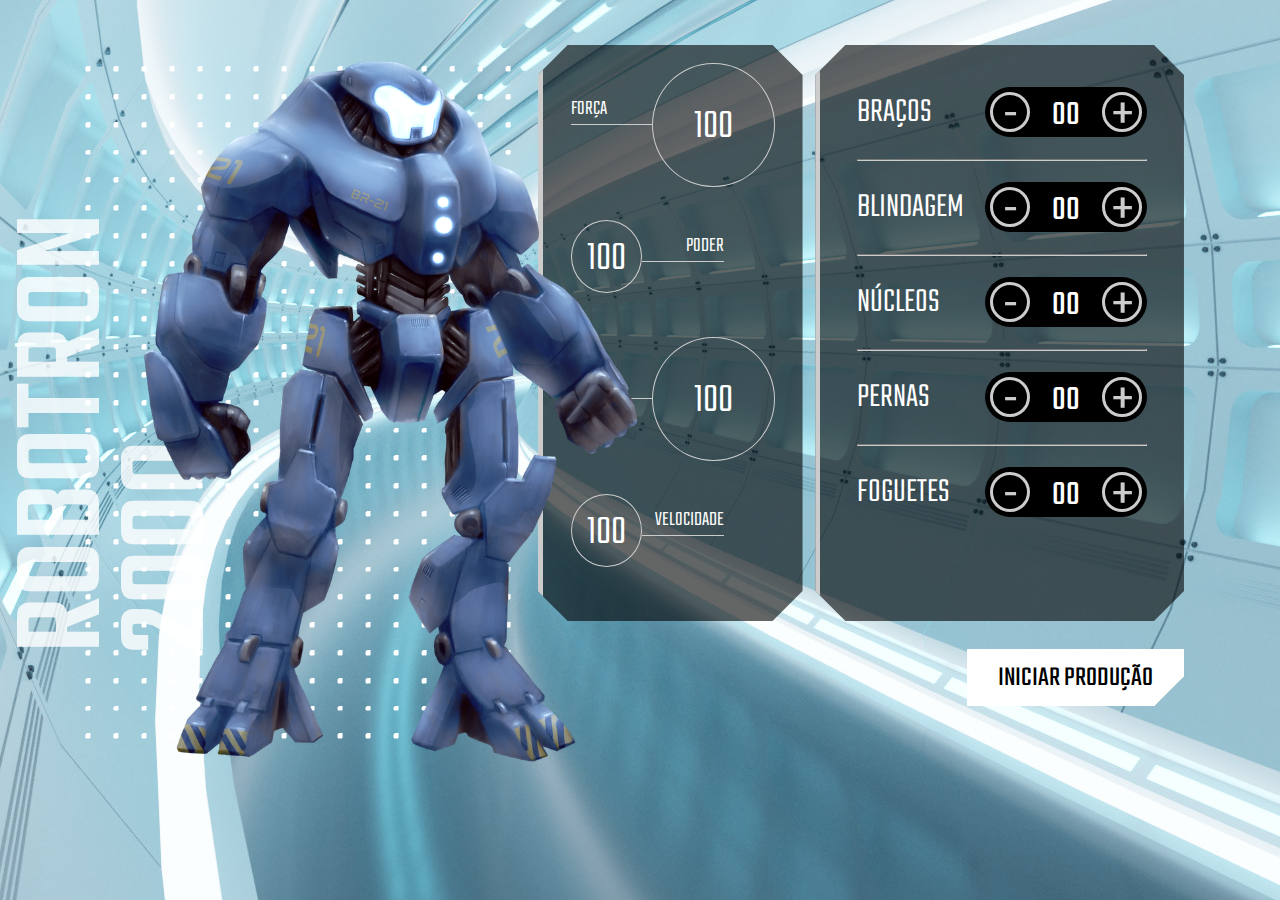
<file: -robotron-2000-/index.html>
<!DOCTYPE html>
<html lang="en">
<head>
    <meta charset="UTF-8">
    <meta http-equiv="X-UA-Compatible" content="IE=edge">
    <meta name="viewport" content="width=device-width, initial-scale=1.0">
    <link rel="shortcut icon" type="image/jpg" href="img/favicon.ico"/>
    <title>Robotron 2000</title>

    <link rel="stylesheet" href="css/style.css">
    <link rel="preconnect" href="https://fonts.googleapis.com">
    <link rel="preconnect" href="https://fonts.gstatic.com" crossorigin>
    <link href="https://fonts.googleapis.com/css2?family=Teko:wght@300;500&display=swap" rel="stylesheet"> 
</head>
<body>
    <main>
        <section class="robotron">
            <img class="robo" src="img/robotron.png" alt="Robotron">
            <figcaption class="titulo">ROBOTRON <br>2000</figcaption>
        </section>

        <section class="box estatisticas">
            <div class="estatistica">
                <p class="estatistica-titulo">Força</p>
                <div class="estatistica-valor">
                    <p class="estatistica-numero" data-estatistica="forca">100</p>
                </div>
            </div>
            <div class="estatistica">
                <p class="estatistica-titulo">Poder</p>
                <div class="estatistica-valor">
                    <p class="estatistica-numero" data-estatistica="poder">100</p>
                </div>
            </div>
            <div class="estatistica">
                <p class="estatistica-titulo">Energia</p>
                <div class="estatistica-valor">
                    <p class="estatistica-numero" data-estatistica="energia">100</p>
                </div>
            </div>
            <div class="estatistica">
                <p class="estatistica-titulo">Velocidade</p>
                <div class="estatistica-valor">
                    <p class="estatistica-numero" data-estatistica="velocidade">100</p>
                </div>
            </div>
        </section>

        <section class="equipamentos">
            <form action="" class="montador">
                <div class="box montador-conteudo">
                    <div class="peca">
                        <label for="" class="peca-titulo">Braços</label>
                        <div class="controle">
                            <buttom class="controle-ajuste" data-controle="-" data-peca="bracos">-</buttom>
                            <input type="text" class="controle-contador" value="00" data-contador>
                            <buttom class="controle-ajuste" data-controle="+" data-peca="bracos">+</buttom>
                        </div>
                    </div>
                    <hr class="linha">
                    <div class="peca">
                        <label for="" class="peca-titulo">Blindagem</label>
                        <div class="controle">
                            <buttom class="controle-ajuste" data-controle="-" data-peca="blindagem">-</buttom>
                            <input type="text" class="controle-contador" value="00" data-contador>
                            <buttom class="controle-ajuste" data-controle="+" data-peca="blindagem">+</buttom>
                        </div>
                    </div>
                    <hr class="linha">
                    <div class="peca">
                        <label for="" class="peca-titulo">Núcleos</label>
                        <div class="controle">
                            <buttom class="controle-ajuste" data-controle="-" data-peca="nucleos">-</buttom>
                            <input type="text" class="controle-contador" value="00" data-contador>
                            <buttom class="controle-ajuste" data-controle="+" data-peca="nucleos">+</buttom>
                        </div>
                    </div>
                    <hr class="linha">
                    <div class="peca">
                        <label for="" class="peca-titulo">Pernas</label>
                        <div class="controle">
                            <buttom class="controle-ajuste" data-controle="-" data-peca="pernas">-</buttom>
                            <input type="text" class="controle-contador" value="00" data-contador>
                            <buttom class="controle-ajuste" data-controle="+" data-peca="pernas">+</buttom>
                        </div>
                    </div>
                    <hr class="linha">
                    <div class="peca">
                        <label for="" class="peca-titulo">Foguetes</label>
                        <div class="controle">
                            <buttom class="controle-ajuste" data-controle="-" data-peca="foguetes">-</buttom>
                            <input type="text" class="controle-contador" value="00" data-contador>
                            <buttom class="controle-ajuste" data-controle="+" data-peca="foguetes">+</buttom>
                        </div>
                    </div>
                </div>
                <input type="submit" value="Iniciar produção" class="producao" id="producao">
            </form>
        </section>
    </main>

    <script src="js/main.js"></script>
</body>
</html>
</file>
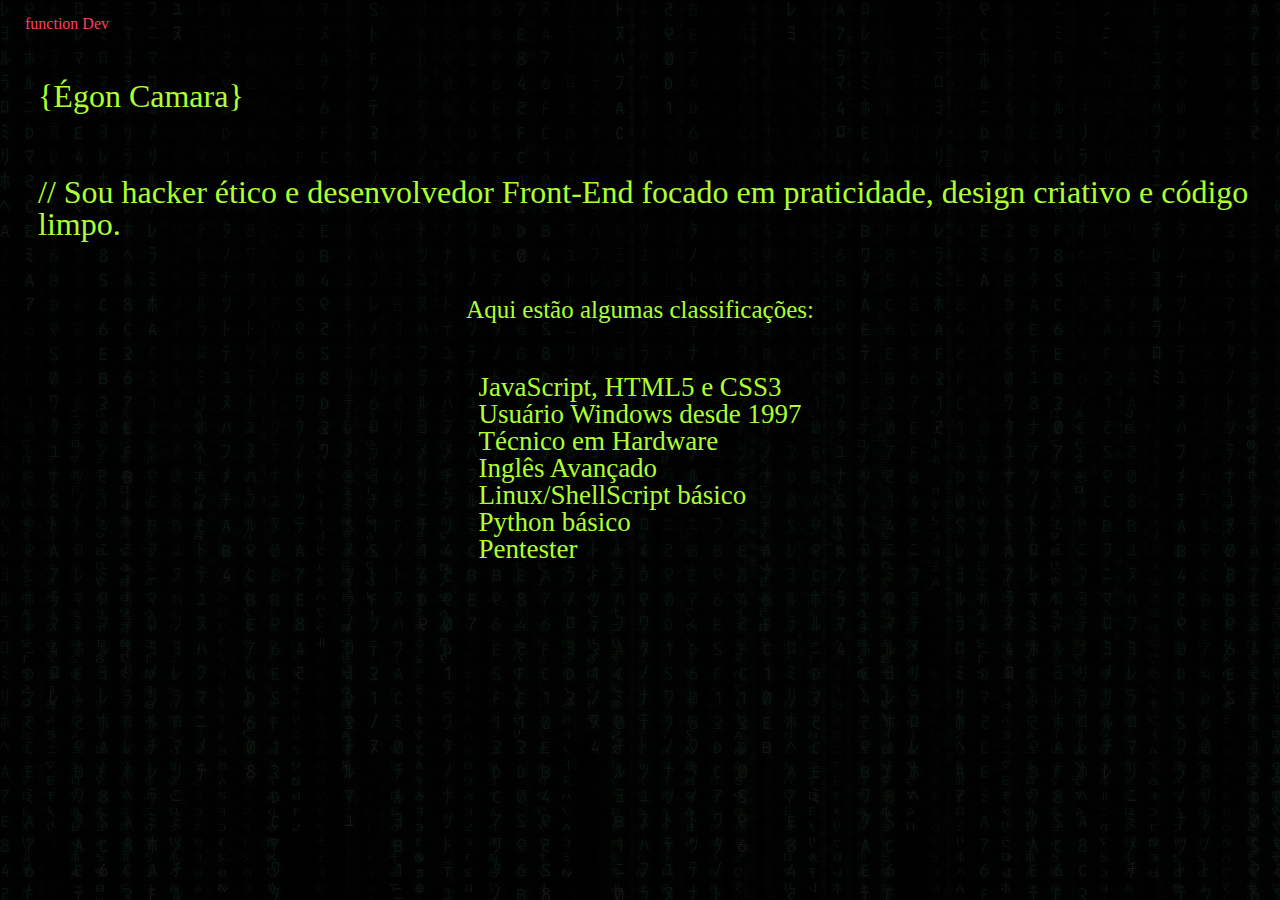
<file: porifólio Égon/indexegn.html>
<!DOCTYPE html>
<html lang="pt-br"></html>

<head> 
<meta charset="UTF-8">
<link rel="stylesheet" href="reset.css">
<link rel="stylesheet" href="style.css">
<title>HIRE ME</title>
</head>

<body>
    
    <header>
        <div class="cima">
        <h1 class="header0">function Dev</h1><h1 class="header1">{Égon Camara}</h1>
        <h1 class="header2">// Sou hacker ético e desenvolvedor Front-End focado em praticidade, design criativo e código limpo.</h1>
        </div>    
    </header>

    <main>
        <h2 class="main0">Aqui estão algumas classificações:</h2>
        <div class="listaMain">
            <ul>
                <li id="listaMain1">JavaScript, HTML5 e CSS3</li> 
                <li id="listaMain1">Usuário Windows desde 1997</li>
                <li id="listaMain1">Técnico em Hardware</li>
                <li id="listaMain1">Inglês Avançado</li>
                <li id="listaMain1">Linux/ShellScript básico</li>
                <li id="listaMain1">Python básico</li>
                <li id="listaMain1">Pentester</li>
            </ul>
        </div>
    </main>

  
     
  
   
</body>
</file>
<file: -robotron-2000-/css/style.css>
:root {
    --main-cinza: #CCCCCC;
    --main-branco: #FFFFFF;
    --main-preto: #000000;
}

* {
    box-sizing: border-box;
}

body {
    background: url(../img/fundo.jpg);
    background-position: center center;
    background-size: cover cover;
    padding: 0;
    margin: 0;
    font-weight: 300;
}

body, input {
    font-family: 'Teko', sans-serif;
}

main {
    width: 80vw;
    height: 80vh;
    margin: 10vh 8vw 10vh 12vw;
    display: flex;
    gap: 1vw;
}

.robotron {
    background: url(../img/estrutura.png) no-repeat;
    background-position: center center;
    margin: 0;
    flex-basis: 40%;
    position: relative;
}

.robo {
    height: 110%;
    z-index: 1;
    position: absolute;
    left: -20%;
    top: -5%;
}

.titulo {
    transform: rotate(180deg);
    font-weight: 500;
    font-size: 130px;
    position: absolute;
    bottom: 7rem;
    left: -3rem;
    line-height: 0.8;
    writing-mode: vertical-rl;
    text-orientation: mixed;
    color: rgba(255,255,255,0.8)
}

.box {
    background: rgba(0,0,0,0.6);
    clip-path: polygon(calc(100% - 30px) 0, 100% 30px, 100% calc(100% - 30px), calc(100% - 30px) 100%, 30px 100%, 0 calc(100% - 30px), 0 30px, 30px 0);
    border-left: 5px solid var(--main-cinza);
    height: 80%;
}

/****************************** Equipamentos *****/

.equipamentos {
    flex-basis: 32%;
}

.montador {
    height: 100%;;
}

.montador-conteudo {
    padding: 2em 10%;
}

.peca {
    padding: 1em 0;
}

.peca-titulo {
    color: var(--main-branco);
    text-transform: uppercase;
    font-size: 2.5em;
}

.controle {
    background: var(--main-preto);
    border-radius: 25px;
    float: right;
    display: inline-flex;
    padding: 5px;
    align-items: center;
    align-self: flex-end;
}

.controle-contador {
    width: 40px;
    height: 35px;
    background: none;
    border: 0;
    margin: 0 1rem;
    color: var(--main-branco);
    text-align: center;
    font-size: 2.5em;
    display: inline-flex;
    align-items: center;
    padding-top: 8px;
}

.controle-ajuste {
    display: inline-block;
    width: 40px;
    height: 40px;
    line-height: 44px;
    border-radius: 50%;
    color: var(--main-cinza);
    font-size: 4em;
    background: var(--main-preto);
    text-align: center;
    border: 3px solid var(--main-cinza);
    cursor: pointer;
}

.linha {
    border-color: var(--main-cinza);
}

.producao {
    margin-top: 1em;
    font-size: 2em;
    text-transform: uppercase;
    padding: 0.2em 1em;
    float: right;
    border: 3px solid var(--main-branco);
    background: var(--main-branco);
    clip-path: polygon(100% 0, 100% calc(100% - 30px), calc(100% - 30px) 100%, 0 100%, 0 0);
    cursor: pointer;
}

.producao:hover {
    background: var(--main-preto);
    color: var(--main-branco)
}



/****************************** Estatísticas *****/
.estatisticas {
    flex-basis: 23%;
    padding: 2em 2em 0;
}

.estatistica {
    color: var(--main-branco);
    display: flex;
    align-items: flex-start;
    height: 25%;
}

.estatistica-titulo {
    font-size: 1.5em;
    border-bottom: 1px solid var(--main-cinza);
    flex-basis: 40%;
    text-transform: uppercase;
    order: 1
}

.estatistica-valor {
    flex-basis: 60%;
    position: relative;
    margin: 10px 0 0;
    order: 2;
    margin: -10px 0 0;
}

.estatistica-valor::after {
    content: "";
    display: block;
    padding-bottom: 100%;
    border: 1px solid var(--main-cinza);
    border-radius: 50%;
}

.estatistica-numero {
    position: absolute;
    top: 50%;
    transform: translateY(-46%);
    width: 100%;
    line-height: 100%;
    text-align: center;
    font-size: 3em;
    margin: 0;
}

.estatistica:nth-child(2n) .estatistica-titulo {
    order: 2;
    text-align: right;
}

.estatistica:nth-child(2n) .estatistica-valor {
    order: 1;
    flex-basis: 35%;
    margin: 10px 0 0;
}

@media screen and (max-width: 1600px) {
    body { 
        font-size: 14px;
    }
    main {
        width: 90vw;
        height: 80vh;
        margin: 5vh auto;
    }
}

@media screen and (max-width: 1200px) {
    body { 
        font-size: 13px;
    }

    main {
        width: 96vw;
        height: 80vh;
        margin: 10vh auto;
    }
}
</file>
<file: porifólio Égon/style.css>
.cima {
    display: block;
}

.header0 {
    color: greenyellow;
    font-size: 1em;
    padding: 1em 1em;
}

.header1 {
    color: greenyellow;
    font-size: 2em;
    padding: 1em 1em;
}

.header2 {
    color: greenyellow;
    font-size: 2em;
    padding: 1em 1em;
}

.main0 {
    text-align: center;
    color: greenyellow;
    font-size: 25px;
    padding: 1em 1em;
}

.listaMain {
    color: greenyellow;
    font-size: 27px;
    padding: 1em 1em;
    display: flex;
    justify-content: center;
}

body :hover {
    color: #F94162;
    translate: 3px;
    transition: 2s;
}

body {
    background-image: url(tmatrix.jpg);
}
</file>
